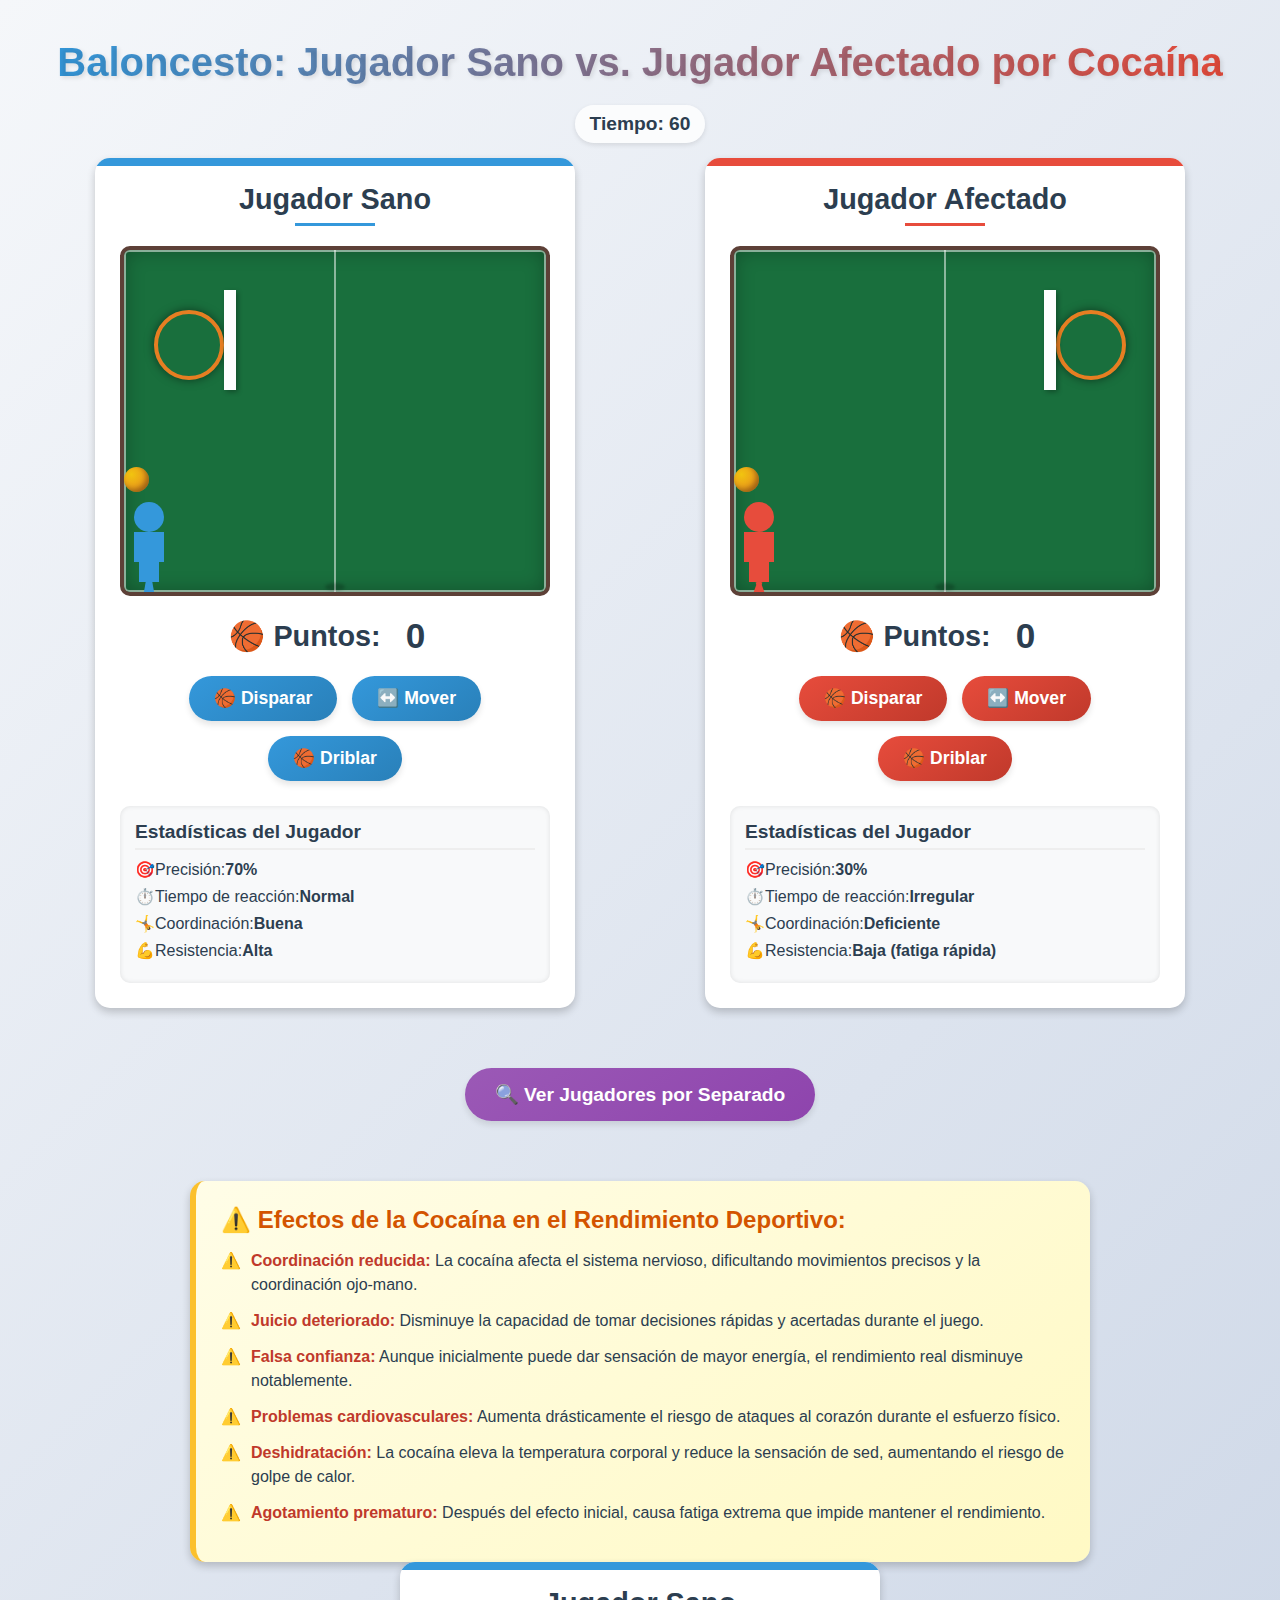
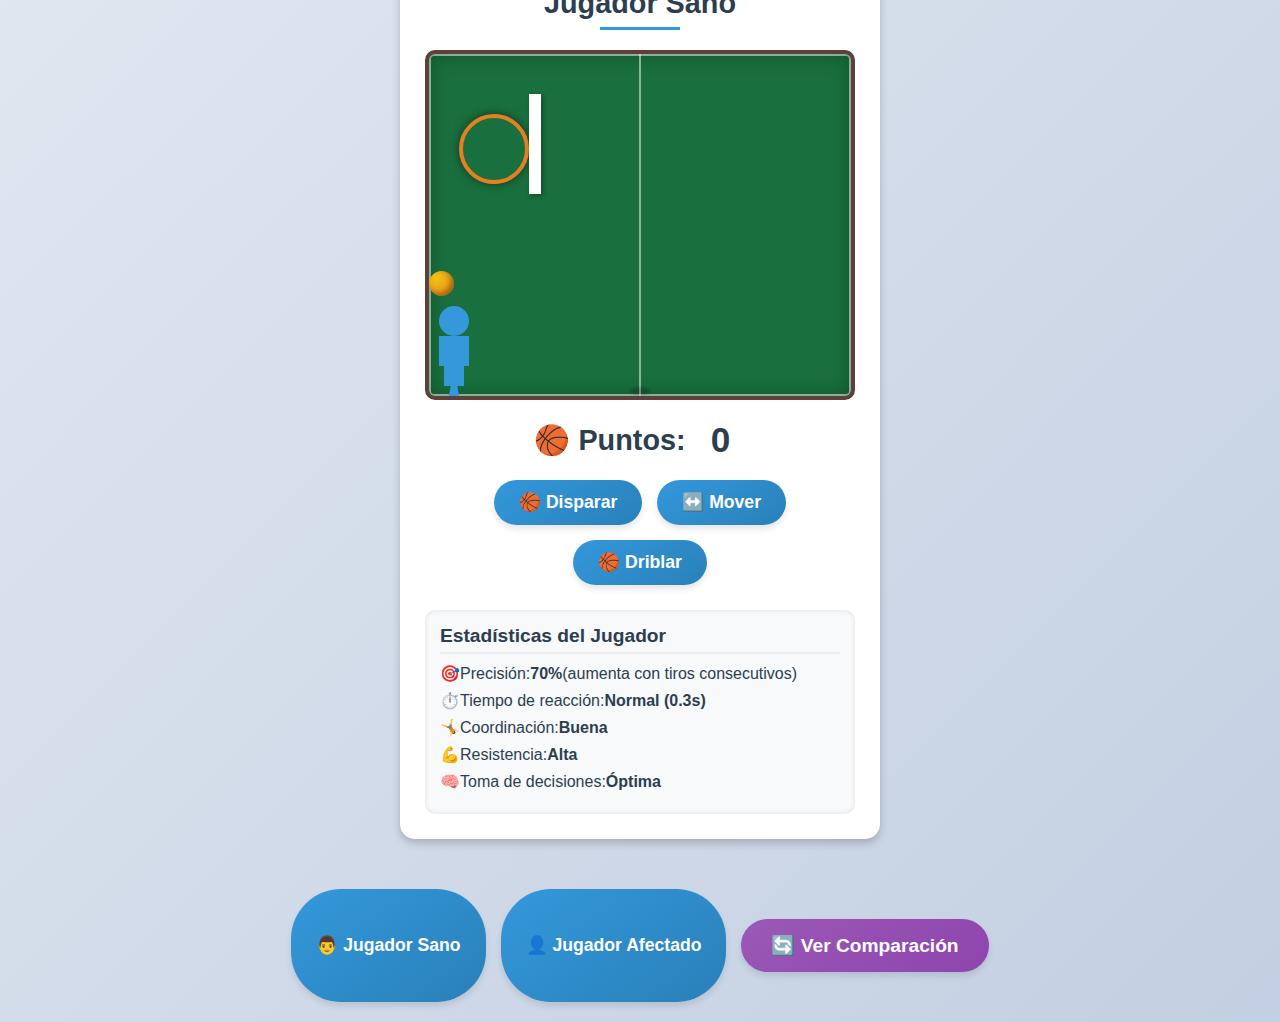
<file: juego.html>
<!DOCTYPE html>
<html lang="es">
<head>
    <meta charset="UTF-8">
    <meta name="viewport" content="width=device-width, initial-scale=1.0">
    <title>Baloncesto: Efectos de la Cocaína</title>
    <style>
        :root {
            --healthy-color: #3498db;
            --affected-color: #e74c3c;
            --court-color: #196F3D;
            --board-color: #FDFEFE;
            --hoop-color: #E67E22;
            --text-color: #2C3E50;
            --shadow: 0 4px 8px rgba(0, 0, 0, 0.2);
        }
        
        * {
            box-sizing: border-box;
            margin: 0;
            padding: 0;
        }
        
        body {
            font-family: 'Segoe UI', Tahoma, Geneva, Verdana, sans-serif;
            background: linear-gradient(135deg, #f5f7fa 0%, #c3cfe2 100%);
            color: var(--text-color);
            min-height: 100vh;
            display: flex;
            flex-direction: column;
            align-items: center;
            padding: 20px;
        }
        
        h1 {
            color: var(--text-color);
            margin: 20px 0;
            text-align: center;
            font-size: 2.5rem;
            text-shadow: 2px 2px 4px rgba(0, 0, 0, 0.1);
            background: linear-gradient(to right, var(--healthy-color), var(--affected-color));
            -webkit-background-clip: text;
            background-clip: text;
            color: transparent;
        }
        
        .view-container {
            width: 100%;
            max-width: 1200px;
            display: flex;
            flex-direction: column;
            align-items: center;
        }
        
        .game-container {
            display: flex;
            justify-content: space-around;
            width: 100%;
            margin-bottom: 30px;
            flex-wrap: wrap;
            gap: 20px;
        }
        
        .player-container {
            width: 480px;
            background-color: white;
            border-radius: 15px;
            box-shadow: var(--shadow);
            padding: 25px;
            text-align: center;
            transition: transform 0.3s ease;
            position: relative;
            overflow: hidden;
        }
        
        .player-container:hover {
            transform: translateY(-5px);
        }
        
        .player-container::before {
            content: '';
            position: absolute;
            top: 0;
            left: 0;
            width: 100%;
            height: 8px;
            background: var(--healthy-color);
        }
        
        .player-container.affected::before {
            background: var(--affected-color);
        }
        
        .player-title {
            font-size: 1.8rem;
            margin-bottom: 20px;
            font-weight: 700;
            position: relative;
            padding-bottom: 10px;
        }
        
        .player-title::after {
            content: '';
            position: absolute;
            bottom: 0;
            left: 50%;
            transform: translateX(-50%);
            width: 80px;
            height: 3px;
            background: var(--healthy-color);
        }
        
        .player-title.affected::after {
            background: var(--affected-color);
        }
        
        .basketball-court {
            width: 100%;
            height: 350px;
            background-color: var(--court-color);
            position: relative;
            border-radius: 10px;
            margin-bottom: 20px;
            overflow: hidden;
            box-shadow: inset 0 0 20px rgba(0, 0, 0, 0.3);
            border: 4px solid #5D4037;
        }
        
        .court-lines {
            position: absolute;
            width: 100%;
            height: 100%;
            border: 2px solid rgba(255, 255, 255, 0.5);
            border-radius: 5px;
        }
        
        .center-line {
            position: absolute;
            width: 2px;
            height: 100%;
            background: rgba(255, 255, 255, 0.5);
            left: 50%;
            transform: translateX(-50%);
        }
        
        .hoop {
            position: absolute;
            width: 70px;
            height: 70px;
            border: 4px solid var(--hoop-color);
            border-radius: 50%;
            top: 60px;
            box-shadow: 0 0 10px rgba(0, 0, 0, 0.5);
        }
        
        .hoop-left {
            left: 30px;
        }
        
        .hoop-right {
            right: 30px;
        }
        
        .backboard {
            position: absolute;
            width: 12px;
            height: 100px;
            background-color: var(--board-color);
            top: 40px;
            box-shadow: 2px 2px 5px rgba(0, 0, 0, 0.3);
        }
        
        .backboard-left {
            left: 100px;
        }
        
        .backboard-right {
            right: 100px;
        }
        
        .player {
            position: absolute;
            width: 50px;
            height: 100px;
            bottom: 0;
            transition: all 0.3s ease;
            z-index: 10;
            background-size: contain;
            background-repeat: no-repeat;
            background-position: bottom;
        }
        
        .healthy-player {
            background-image: url('data:image/svg+xml;utf8,<svg xmlns="http://www.w3.org/2000/svg" viewBox="0 0 50 100"><circle cx="25" cy="25" r="15" fill="%233498db"/><rect x="15" y="40" width="20" height="50" fill="%233498db"/><rect x="10" y="40" width="5" height="30" fill="%233498db"/><rect x="35" y="40" width="5" height="30" fill="%233498db"/><rect x="20" y="90" width="5" height="20" fill="%233498db" transform="rotate(10, 25, 100)"/><rect x="25" y="90" width="5" height="20" fill="%233498db" transform="rotate(-10, 25, 100)"/></svg>');
        }
        
        .affected-player {
            background-image: url('data:image/svg+xml;utf8,<svg xmlns="http://www.w3.org/2000/svg" viewBox="0 0 50 100"><circle cx="25" cy="25" r="15" fill="%23e74c3c"/><rect x="15" y="40" width="20" height="50" fill="%23e74c3c"/><rect x="10" y="40" width="5" height="30" fill="%23e74c3c"/><rect x="35" y="40" width="5" height="30" fill="%23e74c3c"/><rect x="20" y="90" width="5" height="20" fill="%23e74c3c" transform="rotate(20, 25, 100)"/><rect x="25" y="90" width="5" height="20" fill="%23e74c3c" transform="rotate(-20, 25, 100)"/></svg>');
            animation: shaky 0.5s infinite alternate;
        }
        
        @keyframes shaky {
            0% { transform: translateX(0) rotate(0deg); }
            25% { transform: translateX(-3px) rotate(-1deg); }
            50% { transform: translateX(3px) rotate(1deg); }
            75% { transform: translateX(-3px) rotate(-1deg); }
            100% { transform: translateX(3px) rotate(1deg); }
        }
        
        .ball {
            position: absolute;
            width: 25px;
            height: 25px;
            background-color: #e67e22;
            border-radius: 50%;
            bottom: 100px;
            transition: all 0.5s cubic-bezier(0.17, 0.67, 0.21, 0.99);
            z-index: 5;
            background-image: radial-gradient(circle at 30% 30%, #f1c40f, #e67e22);
            box-shadow: inset -3px -3px 5px rgba(0, 0, 0, 0.3);
        }
        
        .ball-shadow {
            position: absolute;
            width: 25px;
            height: 10px;
            background: rgba(0, 0, 0, 0.2);
            border-radius: 50%;
            bottom: 0;
            left: 50%;
            transform: translateX(-50%) scale(0.8);
            filter: blur(2px);
            transition: all 0.5s cubic-bezier(0.17, 0.67, 0.21, 0.99);
            z-index: 4;
        }
        
        .score-display {
            font-size: 1.8rem;
            margin: 15px 0;
            font-weight: bold;
            display: flex;
            align-items: center;
            justify-content: center;
            gap: 10px;
        }
        
        .score-value {
            font-size: 2.2rem;
            min-width: 50px;
            display: inline-block;
        }
        
        .controls {
            margin-top: 20px;
            display: flex;
            justify-content: center;
            gap: 15px;
            flex-wrap: wrap;
        }
        
        button {
            background: linear-gradient(145deg, #3498db, #2980b9);
            color: white;
            border: none;
            padding: 12px 25px;
            border-radius: 50px;
            cursor: pointer;
            font-size: 1.1rem;
            font-weight: 600;
            transition: all 0.3s ease;
            box-shadow: 0 4px 6px rgba(0, 0, 0, 0.1);
            position: relative;
            overflow: hidden;
            min-width: 120px;
        }
        
        button:hover {
            transform: translateY(-2px);
            box-shadow: 0 6px 10px rgba(0, 0, 0, 0.15);
        }
        
        button:active {
            transform: translateY(1px);
            box-shadow: 0 2px 4px rgba(0, 0, 0, 0.1);
        }
        
        button::after {
            content: '';
            position: absolute;
            top: 50%;
            left: 50%;
            width: 5px;
            height: 5px;
            background: rgba(255, 255, 255, 0.5);
            opacity: 0;
            border-radius: 100%;
            transform: scale(1, 1) translate(-50%);
            transform-origin: 50% 50%;
        }
        
        button:focus:not(:active)::after {
            animation: ripple 0.6s ease-out;
        }
        
        @keyframes ripple {
            0% {
                transform: scale(0, 0);
                opacity: 0.5;
            }
            100% {
                transform: scale(20, 20);
                opacity: 0;
            }
        }
        
        .affected-btn {
            background: linear-gradient(145deg, #e74c3c, #c0392b);
        }
        
        .stats {
            margin-top: 25px;
            text-align: left;
            padding: 15px;
            background-color: #f8f9fa;
            border-radius: 10px;
            box-shadow: inset 0 0 5px rgba(0, 0, 0, 0.1);
        }
        
        .stats h3 {
            margin-bottom: 10px;
            color: var(--text-color);
            font-size: 1.2rem;
            border-bottom: 2px solid #eee;
            padding-bottom: 5px;
        }
        
        .stats p {
            margin: 8px 0;
            display: flex;
            align-items: center;
        }
        
        .stats i {
            width: 24px;
            height: 24px;
            margin-right: 10px;
            background-size: contain;
            display: inline-block;
        }
        
        .switch-view {
            margin: 30px 0;
            background: linear-gradient(145deg, #9b59b6, #8e44ad);
            padding: 15px 30px;
            font-size: 1.2rem;
        }
        
        .hidden {
            display: none;
        }
        
        .effects-info {
            background: linear-gradient(145deg, #fffde7, #fff9c4);
            padding: 25px;
            border-radius: 15px;
            margin-top: 30px;
            max-width: 900px;
            text-align: left;
            box-shadow: var(--shadow);
            border-left: 6px solid #fbc02d;
        }
        
        .effects-info h3 {
            color: #d35400;
            margin-bottom: 15px;
            font-size: 1.5rem;
            display: flex;
            align-items: center;
            gap: 10px;
        }
        
        .effects-info ul {
            list-style-type: none;
        }
        
        .effects-info li {
            margin-bottom: 12px;
            padding-left: 30px;
            position: relative;
            line-height: 1.5;
        }
        
        .effects-info li::before {
            content: '⚠️';
            position: absolute;
            left: 0;
            top: 0;
        }
        
        .effects-info strong {
            color: #c0392b;
        }
        
        .timer {
            font-size: 1.2rem;
            margin-bottom: 15px;
            font-weight: bold;
            color: var(--text-color);
            background: rgba(255, 255, 255, 0.8);
            padding: 8px 15px;
            border-radius: 50px;
            box-shadow: 0 2px 5px rgba(0, 0, 0, 0.1);
        }
        
        .game-message {
            position: fixed;
            top: 50%;
            left: 50%;
            transform: translate(-50%, -50%);
            background: rgba(0, 0, 0, 0.8);
            color: white;
            padding: 20px 40px;
            border-radius: 10px;
            font-size: 1.8rem;
            z-index: 100;
            opacity: 0;
            transition: opacity 0.3s ease;
            pointer-events: none;
        }
        
        .visible {
            opacity: 1;
        }
        
        @media (max-width: 768px) {
            .game-container {
                flex-direction: column;
                align-items: center;
            }
            
            .player-container {
                width: 100%;
                max-width: 400px;
            }
            
            h1 {
                font-size: 1.8rem;
            }
        }
    </style>
</head>
<body>
    <h1>Baloncesto: Jugador Sano vs. Jugador Afectado por Cocaína</h1>
    
    <div class="timer" id="game-timer">Tiempo: 60</div>
    
    <div class="game-message" id="game-message"></div>
    
    <div class="view-container" id="comparison-view">
        <div class="game-container">
            <div class="player-container">
                <div class="player-title healthy">Jugador Sano</div>
                <div class="basketball-court">
                    <div class="court-lines"></div>
                    <div class="center-line"></div>
                    <div class="hoop hoop-left"></div>
                    <div class="backboard backboard-left"></div>
                    <div class="player healthy-player" id="healthy-player"></div>
                    <div class="ball" id="healthy-ball"></div>
                    <div class="ball-shadow" id="healthy-shadow"></div>
                </div>
                <div class="score-display">
                    <span>🏀 Puntos:</span>
                    <span class="score-value" id="healthy-score">0</span>
                </div>
                <div class="controls">
                    <button id="healthy-shoot">🏀 Disparar</button>
                    <button id="healthy-move">↔️ Mover</button>
                    <button id="healthy-dribble">🏀 Driblar</button>
                </div>
                <div class="stats">
                    <h3>Estadísticas del Jugador</h3>
                    <p><span>🎯</span> Precisión: <strong>70%</strong></p>
                    <p><span>⏱️</span> Tiempo de reacción: <strong>Normal</strong></p>
                    <p><span>🤸</span> Coordinación: <strong>Buena</strong></p>
                    <p><span>💪</span> Resistencia: <strong>Alta</strong></p>
                </div>
            </div>
            
            <div class="player-container affected">
                <div class="player-title affected">Jugador Afectado</div>
                <div class="basketball-court">
                    <div class="court-lines"></div>
                    <div class="center-line"></div>
                    <div class="hoop hoop-right"></div>
                    <div class="backboard backboard-right"></div>
                    <div class="player affected-player" id="affected-player"></div>
                    <div class="ball" id="affected-ball"></div>
                    <div class="ball-shadow" id="affected-shadow"></div>
                </div>
                <div class="score-display">
                    <span>🏀 Puntos:</span>
                    <span class="score-value" id="affected-score">0</span>
                </div>
                <div class="controls">
                    <button id="affected-shoot" class="affected-btn">🏀 Disparar</button>
                    <button id="affected-move" class="affected-btn">↔️ Mover</button>
                    <button id="affected-dribble" class="affected-btn">🏀 Driblar</button>
                </div>
                <div class="stats">
                    <h3>Estadísticas del Jugador</h3>
                    <p><span>🎯</span> Precisión: <strong>30%</strong></p>
                    <p><span>⏱️</span> Tiempo de reacción: <strong>Irregular</strong></p>
                    <p><span>🤸</span> Coordinación: <strong>Deficiente</strong></p>
                    <p><span>💪</span> Resistencia: <strong>Baja (fatiga rápida)</strong></p>
                </div>
            </div>
        </div>
        
        <button class="switch-view" id="show-single-view">🔍 Ver Jugadores por Separado</button>
        
        <div class="effects-info">
            <h3>⚠️ Efectos de la Cocaína en el Rendimiento Deportivo:</h3>
            <ul>
                <li><strong>Coordinación reducida:</strong> La cocaína afecta el sistema nervioso, dificultando movimientos precisos y la coordinación ojo-mano.</li>
                <li><strong>Juicio deteriorado:</strong> Disminuye la capacidad de tomar decisiones rápidas y acertadas durante el juego.</li>
                <li><strong>Falsa confianza:</strong> Aunque inicialmente puede dar sensación de mayor energía, el rendimiento real disminuye notablemente.</li>
                <li><strong>Problemas cardiovasculares:</strong> Aumenta drásticamente el riesgo de ataques al corazón durante el esfuerzo físico.</li>
                <li><strong>Deshidratación:</strong> La cocaína eleva la temperatura corporal y reduce la sensación de sed, aumentando el riesgo de golpe de calor.</li>
                <li><strong>Agotamiento prematuro:</strong> Después del efecto inicial, causa fatiga extrema que impide mantener el rendimiento.</li>
            </ul>
        </div>
    </div>
    
    <div class="view-container" id="single-view" class="hidden">
        <div class="game-container">
            <div class="player-container" id="single-player-container">
                <div class="player-title" id="single-player-title">Jugador</div>
                <div class="basketball-court">
                    <div class="court-lines"></div>
                    <div class="center-line"></div>
                    <div class="hoop hoop-left"></div>
                    <div class="backboard backboard-left"></div>
                    <div class="player" id="single-player"></div>
                    <div class="ball" id="single-ball"></div>
                    <div class="ball-shadow" id="single-shadow"></div>
                </div>
                <div class="score-display">
                    <span>🏀 Puntos:</span>
                    <span class="score-value" id="single-score">0</span>
                </div>
                <div class="controls">
                    <button id="single-shoot">🏀 Disparar</button>
                    <button id="single-move">↔️ Mover</button>
                    <button id="single-dribble">🏀 Driblar</button>
                </div>
                <div class="stats" id="single-stats">
                    <!-- Stats will be filled by JavaScript -->
                </div>
            </div>
        </div>
        
        <div class="controls" style="text-align: center; margin-top: 20px;">
            <button id="switch-to-healthy">👨 Jugador Sano</button>
            <button id="switch-to-affected">👤 Jugador Afectado</button>
            <button class="switch-view" id="show-comparison-view">🔄 Ver Comparación</button>
        </div>
    </div>
    
    <audio id="bounce-sound" src="https://assets.mixkit.co/sfx/preview/mixkit-ball-bouncing-2083.mp3" preload="auto"></audio>
    <audio id="swish-sound" src="https://assets.mixkit.co/sfx/preview/mixkit-basketball-ball-bouncing-2085.mp3" preload="auto"></audio>
    <audio id="miss-sound" src="https://assets.mixkit.co/sfx/preview/mixkit-wood-hard-hit-2182.mp3" preload="auto"></audio>
    <audio id="move-sound" src="https://assets.mixkit.co/sfx/preview/mixkit-fast-running-on-hard-ground-2580.mp3" preload="auto"></audio>
    
    <script>
        // Enhanced Game State
        const gameState = {
            healthy: {
                score: 0,
                position: 150,
                accuracy: 0.7,
                speed: 'normal',
                stamina: 100,
                consecutiveShots: 0,
                dribbleCount: 0
            },
            affected: {
                score: 0,
                position: 150,
                accuracy: 0.3,
                speed: 'erratic',
                stamina: 60,
                consecutiveShots: 0,
                dribbleCount: 0,
                lastShotTime: 0
            },
            singleView: {
                currentPlayer: 'healthy',
                score: 0
            },
            gameTime: 60,
            gameActive: true,
            sounds: {
                bounce: null,
                swish: null,
                miss: null,
                move: null
            }
        };
        
        // DOM elements
        const elements = {
            comparisonView: document.getElementById('comparison-view'),
            singleView: document.getElementById('single-view'),
            showSingleView: document.getElementById('show-single-view'),
            showComparisonView: document.getElementById('show-comparison-view'),
            switchToHealthy: document.getElementById('switch-to-healthy'),
            switchToAffected: document.getElementById('switch-to-affected'),
            gameTimer: document.getElementById('game-timer'),
            gameMessage: document.getElementById('game-message'),
            
            // Healthy player elements
            healthyScore: document.getElementById('healthy-score'),
            healthyShoot: document.getElementById('healthy-shoot'),
            healthyMove: document.getElementById('healthy-move'),
            healthyDribble: document.getElementById('healthy-dribble'),
            healthyPlayer: document.getElementById('healthy-player'),
            healthyBall: document.getElementById('healthy-ball'),
            healthyShadow: document.getElementById('healthy-shadow'),
            
            // Affected player elements
            affectedScore: document.getElementById('affected-score'),
            affectedShoot: document.getElementById('affected-shoot'),
            affectedMove: document.getElementById('affected-move'),
            affectedDribble: document.getElementById('affected-dribble'),
            affectedPlayer: document.getElementById('affected-player'),
            affectedBall: document.getElementById('affected-ball'),
            affectedShadow: document.getElementById('affected-shadow'),
            
            // Single view elements
            singlePlayerTitle: document.getElementById('single-player-title'),
            singleScore: document.getElementById('single-score'),
            singleShoot: document.getElementById('single-shoot'),
            singleMove: document.getElementById('single-move'),
            singleDribble: document.getElementById('single-dribble'),
            singlePlayer: document.getElementById('single-player'),
            singleBall: document.getElementById('single-ball'),
            singleShadow: document.getElementById('single-shadow'),
            singleStats: document.getElementById('single-stats'),
            singlePlayerContainer: document.getElementById('single-player-container')
        };
        
        // Initialize sounds
        function initSounds() {
            gameState.sounds.bounce = document.getElementById('bounce-sound');
            gameState.sounds.swish = document.getElementById('swish-sound');
            gameState.sounds.miss = document.getElementById('miss-sound');
            gameState.sounds.move = document.getElementById('move-sound');
            
            // Set volume
            gameState.sounds.bounce.volume = 0.4;
            gameState.sounds.swish.volume = 0.6;
            gameState.sounds.miss.volume = 0.3;
            gameState.sounds.move.volume = 0.2;
        }
        
        // Event listeners
        function setupEventListeners() {
            // View switching
            elements.showSingleView.addEventListener('click', () => {
                elements.comparisonView.classList.add('hidden');
                elements.singleView.classList.remove('hidden');
                updateSingleView();
            });
            
            elements.showComparisonView.addEventListener('click', () => {
                elements.singleView.classList.add('hidden');
                elements.comparisonView.classList.remove('hidden');
            });
            
            elements.switchToHealthy.addEventListener('click', () => {
                gameState.singleView.currentPlayer = 'healthy';
                updateSingleView();
            });
            
            elements.switchToAffected.addEventListener('click', () => {
                gameState.singleView.currentPlayer = 'affected';
                updateSingleView();
            });
            
            // Healthy player controls
            elements.healthyShoot.addEventListener('click', () => shoot('healthy'));
            elements.healthyMove.addEventListener('click', () => move('healthy'));
            elements.healthyDribble.addEventListener('click', () => dribble('healthy'));
            
            // Affected player controls
            elements.affectedShoot.addEventListener('click', () => shoot('affected'));
            elements.affectedMove.addEventListener('click', () => move('affected'));
            elements.affectedDribble.addEventListener('click', () => dribble('affected'));
            
            // Single view controls
            elements.singleShoot.addEventListener('click', () => {
                shoot(gameState.singleView.currentPlayer);
                updateSingleScore();
            });
            
            elements.singleMove.addEventListener('click', () => {
                move(gameState.singleView.currentPlayer);
            });
            
            elements.singleDribble.addEventListener('click', () => {
                dribble(gameState.singleView.currentPlayer);
            });
        }
        
        // Game functions
        function shoot(playerType) {
            if (!gameState.gameActive) return;
            
            const player = playerType === 'healthy' ? 
                { 
                    elements: elements.healthyPlayer, 
                    ball: elements.healthyBall, 
                    shadow: elements.healthyShadow,
                    score: elements.healthyScore 
                } : 
                playerType === 'affected' ? 
                { 
                    elements: elements.affectedPlayer, 
                    ball: elements.affectedBall,
                    shadow: elements.affectedShadow,
                    score: elements.affectedScore 
                } :
                { 
                    elements: elements.singlePlayer, 
                    ball: elements.singleBall,
                    shadow: elements.singleShadow,
                    score: elements.singleScore 
                };
            
            // Check stamina for affected player
            if (playerType === 'affected') {
                const now = Date.now();
                if (now - gameState.affected.lastShotTime < 2000) {
                    showMessage("¡Demasiado rápido! Pierde el control");
                    missShot(player);
                    return;
                }
                gameState.affected.lastShotTime = now;
                
                if (Math.random() < 0.2) {
                    showMessage("¡Temblor incontrolable!");
                    missShot(player);
                    return;
                }
            }
            
            // Position ball at player's hands
            const ball = player.ball;
            const shadow = player.shadow;
            const playerRect = player.elements.getBoundingClientRect();
            const courtRect = player.elements.parentElement.getBoundingClientRect();
            
            const relativeLeft = playerRect.left - courtRect.left + playerRect.width/2 - 12;
            const relativeBottom = playerRect.height - 20;
            
            ball.style.left = `${relativeLeft}px`;
            ball.style.bottom = `${relativeBottom}px`;
            shadow.style.left = `${relativeLeft}px`;
            shadow.style.bottom = '0';
            shadow.style.opacity = '1';
            shadow.style.transform = 'translateX(-50%) scale(0.8)';
            
            ball.style.display = 'block';
            shadow.style.display = 'block';
            
            // Determine if shot is successful based on accuracy
            let isSuccessful = Math.random() < gameState[playerType === 'single' ? gameState.singleView.currentPlayer : playerType].accuracy;
            
            // Increase accuracy for consecutive shots (healthy player only)
            if (playerType === 'healthy') {
                gameState.healthy.consecutiveShots++;
                if (gameState.healthy.consecutiveShots > 2) {
                    isSuccessful = Math.random() < 0.85; // Hot hand effect
                }
            } else if (playerType === 'affected') {
                // Decrease accuracy for consecutive shots
                gameState.affected.consecutiveShots++;
                if (gameState.affected.consecutiveShots > 1) {
                    isSuccessful = Math.random() < 0.15; // Fatigue effect
                }
            }
            
            // Get hoop element
            const hoop = playerType === 'healthy' || (playerType === 'single' && gameState.singleView.currentPlayer === 'healthy') ? 
                document.querySelector('.hoop-left') : document.querySelector('.hoop-right');
            const hoopRect = hoop.getBoundingClientRect();
            
            // Calculate trajectory
            const controlPointY = 200 + Math.random() * 50;
            let controlPointX;
            let endLeft, endBottom;
            
            if (isSuccessful) {
                // Successful shot - ball goes into hoop
                endLeft = hoopRect.left - courtRect.left + hoopRect.width/2 - 12;
                endBottom = courtRect.height - (hoopRect.top - courtRect.top) - hoopRect.height/2;
                
                // Control point for nice arc
                controlPointX = relativeLeft + (endLeft - relativeLeft) * 0.5 + (Math.random() * 40 - 20);
                
                // Play swish sound
                setTimeout(() => gameState.sounds.swish.play().catch(e => {}), 800);
            } else {
                // Missed shot - ball goes near hoop but not in
                endLeft = hoopRect.left - courtRect.left + (hoopRect.width/2 - 12) + (Math.random() * 120 - 60);
                endBottom = courtRect.height - (hoopRect.top - courtRect.top) - hoopRect.height/2 + 30;
                
                // Control point for less controlled arc
                controlPointX = relativeLeft + (endLeft - relativeLeft) * (0.3 + Math.random() * 0.4);
                
                // Play miss sound
                setTimeout(() => gameState.sounds.miss.play().catch(e => {}), 800);
            }
            
            // Animate ball with Bezier curve
            const startTime = performance.now();
            const duration = 1000;
            
            function animateBall(currentTime) {
                const elapsed = currentTime - startTime;
                const progress = Math.min(elapsed / duration, 1);
                
                // Quadratic Bezier curve calculation
                const x = quadraticBezier(relativeLeft, controlPointX, endLeft, progress);
                const y = quadraticBezier(relativeBottom, controlPointY, endBottom, progress);
                
                ball.style.left = `${x}px`;
                ball.style.bottom = `${y}px`;
                
                // Update shadow
                shadow.style.left = `${x}px`;
                const shadowScale = 1 - (y / courtRect.height) * 0.8;
                shadow.style.transform = `translateX(-50%) scale(${Math.max(0.3, shadowScale)})`;
                shadow.style.opacity = `${1 - (y / courtRect.height) * 0.9}`;
                
                // Bounce effect when ball is descending
                if (progress > 0.5) {
                    const bounceProgress = (progress - 0.5) * 2;
                    ball.style.transform = `scale(${1 + Math.sin(bounceProgress * Math.PI) * 0.2})`;
                }
                
                if (progress < 1) {
                    requestAnimationFrame(animateBall);
                } else {
                    // Shot complete
                    if (isSuccessful) {
                        // Update score
                        if (playerType === 'healthy') {
                            gameState.healthy.score += 2;
                            player.score.textContent = gameState.healthy.score;
                            showMessage("¡Canasta!", playerType);
                        } else if (playerType === 'affected') {
                            gameState.affected.score += 2;
                            player.score.textContent = gameState.affected.score;
                            showMessage("¡Canasta! (Suerte)", playerType);
                        } else {
                            updateSingleScore();
                        }
                    } else {
                        if (playerType === 'affected') {
                            gameState.affected.consecutiveShots = 0;
                        } else if (playerType === 'healthy') {
                            gameState.healthy.consecutiveShots = 0;
                        }
                    }
                    
                    // Reset ball after animation
                    setTimeout(() => {
                        ball.style.display = 'none';
                        shadow.style.display = 'none';
                        ball.style.transform = 'scale(1)';
                    }, 300);
                }
            }
            
            requestAnimationFrame(animateBall);
            
            // Play bounce sound during animation
            setTimeout(() => gameState.sounds.bounce.play().catch(e => {}), 400);
        }
        
        function quadraticBezier(p0, p1, p2, t) {
            return (1-t)*(1-t)*p0 + 2*(1-t)*t*p1 + t*t*p2;
        }
        
        function missShot(player) {
            const ball = player.ball;
            const shadow = player.shadow;
            
            ball.style.display = 'none';
            shadow.style.display = 'none';
            
            gameState.sounds.miss.play().catch(e => {});
            
            if (player === elements.healthyPlayer || player === elements.singlePlayer && gameState.singleView.currentPlayer === 'healthy') {
                gameState.healthy.consecutiveShots = 0;
            } else {
                gameState.affected.consecutiveShots = 0;
            }
        }
        
        function move(playerType) {
            if (!gameState.gameActive) return;
            
            const player = playerType === 'healthy' ? 
                elements.healthyPlayer : playerType === 'affected' ? 
                elements.affectedPlayer : elements.singlePlayer;
            
            const courtWidth = player.parentElement.offsetWidth;
            let moveAmount;
            
            // Play move sound
            gameState.sounds.move.currentTime = 0;
            gameState.sounds.move.play().catch(e => {});
            
            if (playerType === 'affected') {
                // Erratic movement for affected player
                moveAmount = (Math.random() * 150 - 75);
                
                // 30% chance of exaggerated movement
                if (Math.random() < 0.3) {
                    moveAmount *= 1.5;
                    showMessage("¡Movimiento brusco!", playerType);
                }
            } else {
                // Controlled movement for healthy player
                const currentPosition = player.style.left ? parseInt(player.style.left) : 150;
                moveAmount = Math.random() > 0.5 ? 60 : -60;
                
                // 20% chance of crossover move (faster)
                if (Math.random() < 0.2) {
                    moveAmount *= 1.5;
                    showMessage("¡Cambio de dirección!", playerType);
                }
            }
            
            const currentLeft = player.style.left ? parseInt(player.style.left) : 150;
            let newPosition = currentLeft + moveAmount;
            
            // Boundary checking
            newPosition = Math.max(20, Math.min(newPosition, courtWidth - 70));
            
            player.style.left = `${newPosition}px`;
            
            // Update game state position
            if (playerType === 'healthy') {
                gameState.healthy.position = newPosition;
            } else if (playerType === 'affected') {
                gameState.affected.position = newPosition;
            }
            
            // For affected player, sometimes make them jump erratically
            if (playerType === 'affected' && Math.random() > 0.7) {
                player.style.bottom = '20px';
                setTimeout(() => {
                    player.style.bottom = '0';
                }, 500);
            }
        }
        
        function dribble(playerType) {
            if (!gameState.gameActive) return;
            
            const player = playerType === 'healthy' ? 
                { 
                    elements: elements.healthyPlayer, 
                    ball: elements.healthyBall,
                    shadow: elements.healthyShadow
                } : 
                playerType === 'affected' ? 
                { 
                    elements: elements.affectedPlayer, 
                    ball: elements.affectedBall,
                    shadow: elements.affectedShadow
                } :
                { 
                    elements: elements.singlePlayer, 
                    ball: elements.singleBall,
                    shadow: elements.singleShadow
                };
            
            // Position ball at dribble position
            const ball = player.ball;
            const shadow = player.shadow;
            const playerRect = player.elements.getBoundingClientRect();
            const courtRect = player.elements.parentElement.getBoundingClientRect();
            
            const relativeLeft = playerRect.left - courtRect.left + playerRect.width/2 - 10;
            const relativeBottom = 30 + Math.random() * 20;
            
            ball.style.left = `${relativeLeft}px`;
            ball.style.bottom = `${relativeBottom}px`;
            shadow.style.left = `${relativeLeft}px`;
            shadow.style.bottom = '0';
            shadow.style.opacity = '0.8';
            shadow.style.transform = 'translateX(-50%) scale(0.6)';
            
            ball.style.display = 'block';
            shadow.style.display = 'block';
            
            // Animate dribble
            const startBottom = relativeBottom;
            const peakBottom = 100 + (playerType === 'affected' ? Math.random() * 50 : 0);
            const duration = playerType === 'affected' ? 300 + Math.random() * 400 : 400;
            
            const startTime = performance.now();
            
            function animateDribble(currentTime) {
                const elapsed = currentTime - startTime;
                const progress = Math.min(elapsed / duration, 1);
                
                // Parabolic trajectory
                const t = progress * 2;
                let y;
                
                if (t < 1) {
                    // Going up
                    y = startBottom + (peakBottom - startBottom) * t * t;
                } else {
                    // Coming down
                    const t2 = (t - 1);
                    y = peakBottom - (peakBottom - relativeBottom) * t2 * t2;
                }
                
                ball.style.bottom = `${y}px`;
                
                // Update shadow
                shadow.style.opacity = `${0.8 - (y / courtRect.height) * 0.7}`;
                const shadowScale = 0.6 - (y / courtRect.height) * 0.5;
                shadow.style.transform = `translateX(-50%) scale(${Math.max(0.3, shadowScale)})`;
                
                // Squash ball at impact
                if (progress > 0.9) {
                    const squash = 1 + (1 - progress) * 0.5;
                    ball.style.transform = `scaleX(${squash}) scaleY(${1/squash})`;
                } else {
                    ball.style.transform = 'scale(1)';
                }
                
                if (progress < 1) {
                    requestAnimationFrame(animateDribble);
                } else {
                    // Dribble complete
                    setTimeout(() => {
                        ball.style.display = 'none';
                        shadow.style.display = 'none';
                    }, 50);
                    
                    // Play bounce sound
                    gameState.sounds.bounce.play().catch(e => {});
                    
                    // Update dribble count
                    if (playerType === 'healthy') {
                        gameState.healthy.dribbleCount++;
                        if (gameState.healthy.dribbleCount % 3 === 0) {
                            showMessage("¡Buena driblada!", playerType);
                        }
                    } else if (playerType === 'affected') {
                        gameState.affected.dribbleCount++;
                        if (Math.random() < 0.3) {
                            showMessage("¡Perdió el control!", playerType);
                            // 30% chance to lose ball after dribble
                            setTimeout(() => {
                                missShot(player);
                            }, 200);
                        }
                    }
                }
            }
            
            requestAnimationFrame(animateDribble);
        }
        
        function updateSingleView() {
            const isHealthy = gameState.singleView.currentPlayer === 'healthy';
            
            // Update title and colors
            elements.singlePlayerTitle.textContent = isHealthy ? 'Jugador Sano' : 'Jugador Afectado';
            elements.singlePlayerTitle.className = `player-title ${isHealthy ? 'healthy' : 'affected'}`;
            
            // Update player appearance
            elements.singlePlayer.className = `player ${isHealthy ? 'healthy-player' : 'affected-player'}`;
            elements.singlePlayerContainer.className = `player-container ${isHealthy ? '' : 'affected'}`;
            
            // Update score
            updateSingleScore();
            
            // Update stats
            elements.singleStats.innerHTML = isHealthy ? 
                `<h3>Estadísticas del Jugador</h3>
                <p><span>🎯</span> Precisión: <strong>70%</strong> (aumenta con tiros consecutivos)</p>
                <p><span>⏱️</span> Tiempo de reacción: <strong>Normal (0.3s)</strong></p>
                <p><span>🤸</span> Coordinación: <strong>Buena</strong></p>
                <p><span>💪</span> Resistencia: <strong>Alta</strong></p>
                <p><span>🧠</span> Toma de decisiones: <strong>Óptima</strong></p>` :
                `<h3>Estadísticas del Jugador</h3>
                <p><span>🎯</span> Precisión: <strong>30%</strong> (disminuye con tiros consecutivos)</p>
                <p><span>⏱️</span> Tiempo de reacción: <strong>Irregular (0.1s-1.0s)</strong></p>
                <p><span>🤸</span> Coordinación: <strong>Deficiente</strong></p>
                <p><span>💪</span> Resistencia: <strong>Baja (fatiga rápida)</strong></p>
                <p><span>🧠</span> Toma de decisiones: <strong>Deteriorada</strong></p>`;
        }
        
        function updateSingleScore() {
            elements.singleScore.textContent = gameState.singleView.currentPlayer === 'healthy' ? 
                gameState.healthy.score : gameState.affected.score;
        }
        
        function showMessage(message, playerType) {
            const messageElement = elements.gameMessage;
            messageElement.textContent = message;
            
            if (playerType === 'healthy') {
                messageElement.style.color = 'var(--healthy-color)';
            } else if (playerType === 'affected') {
                messageElement.style.color = 'var(--affected-color)';
            } else {
                messageElement.style.color = 'white';
            }
            
            messageElement.classList.add('visible');
            
            setTimeout(() => {
                messageElement.classList.remove('visible');
            }, 2000);
        }
        
        function startGameTimer() {
            const timerElement = elements.gameTimer;
            gameState.gameTime = 60;
            timerElement.textContent = `Tiempo: ${gameState.gameTime}`;
            
            gameState.timerInterval = setInterval(() => {
                gameState.gameTime--;
                timerElement.textContent = `Tiempo: ${gameState.gameTime}`;
                
                if (gameState.gameTime <= 0) {
                    endGame();
                } else if (gameState.gameTime <= 10) {
                    timerElement.style.color = 'red';
                    timerElement.style.animation = 'pulse 0.5s infinite alternate';
                }
            }, 1000);
        }
        
        function endGame() {
            clearInterval(gameState.timerInterval);
            gameState.gameActive = false;
            
            // Determine winner
            let winner;
            if (gameState.healthy.score > gameState.affected.score) {
                winner = 'Jugador Sano';
                showMessage(`¡Gana el Jugador Sano! ${gameState.healthy.score}-${gameState.affected.score}`);
            } else if (gameState.affected.score > gameState.healthy.score) {
                winner = 'Jugador Afectado';
                showMessage(`¡Gana el Jugador Afectado? ${gameState.affected.score}-${gameState.healthy.score} (Pero a qué costo...)`);
            } else {
                winner = 'Empate';
                showMessage(`¡Empate! ${gameState.healthy.score}-${gameState.affected.score}`);
            }
            
            // Add restart button
            const restartBtn = document.createElement('button');
            restartBtn.textContent = 'Jugar de Nuevo';
            restartBtn.className = 'switch-view';
            restartBtn.style.marginTop = '20px';
            restartBtn.addEventListener('click', restartGame);
            
            elements.comparisonView.appendChild(restartBtn);
        }
        
        function restartGame() {
            // Reset scores
            gameState.healthy.score = 0;
            gameState.affected.score = 0;
            gameState.singleView.score = 0;
            
            // Update displays
            elements.healthyScore.textContent = '0';
            elements.affectedScore.textContent = '0';
            elements.singleScore.textContent = '0';
            
            // Reset game state
            gameState.gameActive = true;
            elements.gameTimer.style.color = '';
            elements.gameTimer.style.animation = '';
            
            // Remove restart button
            const restartBtn = document.querySelector('.switch-view:last-child');
            if (restartBtn && restartBtn.textContent === 'Jugar de Nuevo') {
                restartBtn.remove();
            }
            
            // Start new game
            startGameTimer();
        }
        
        // Initialize game
        function initGame() {
            initSounds();
            setupEventListeners();
            updateSingleView();
            startGameTimer();
        }
        
        // Start the game when page loads
        window.addEventListener('DOMContentLoaded', initGame);
    </script>
</body>
</html>
</file>
